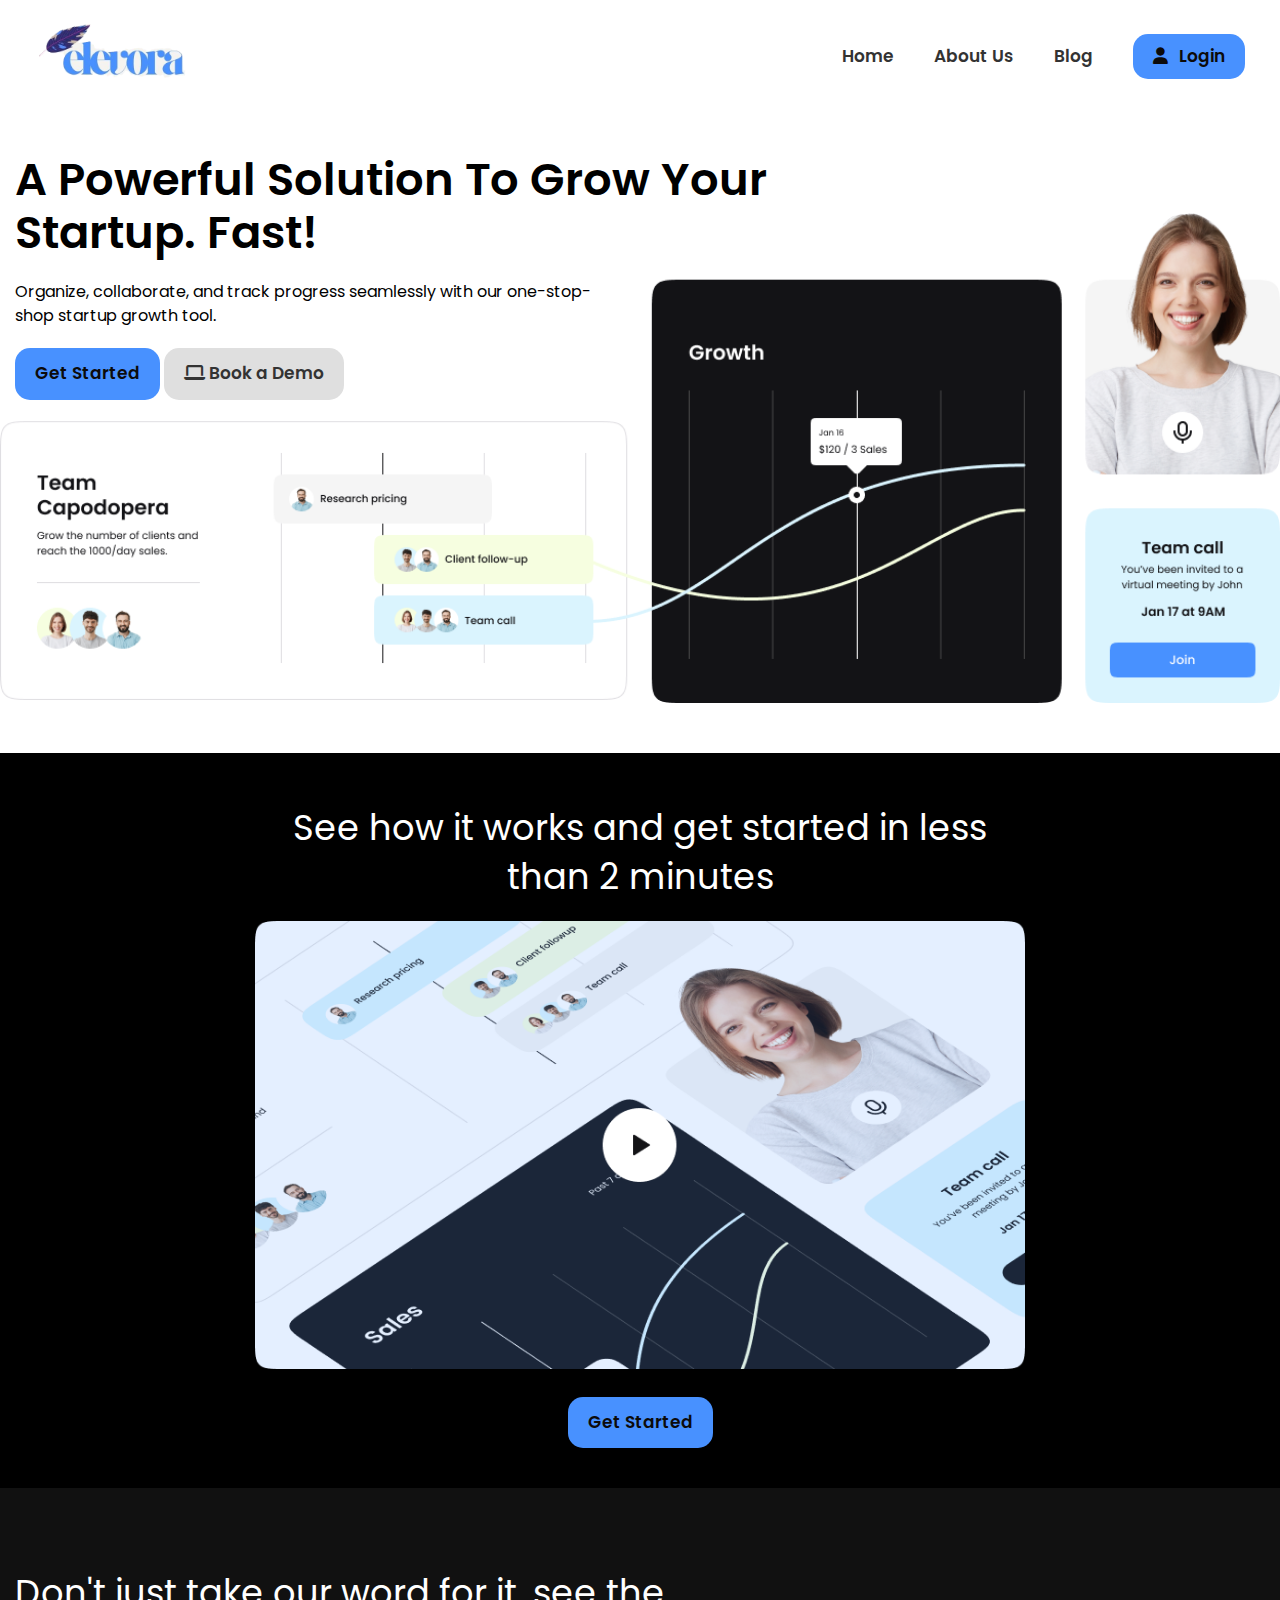
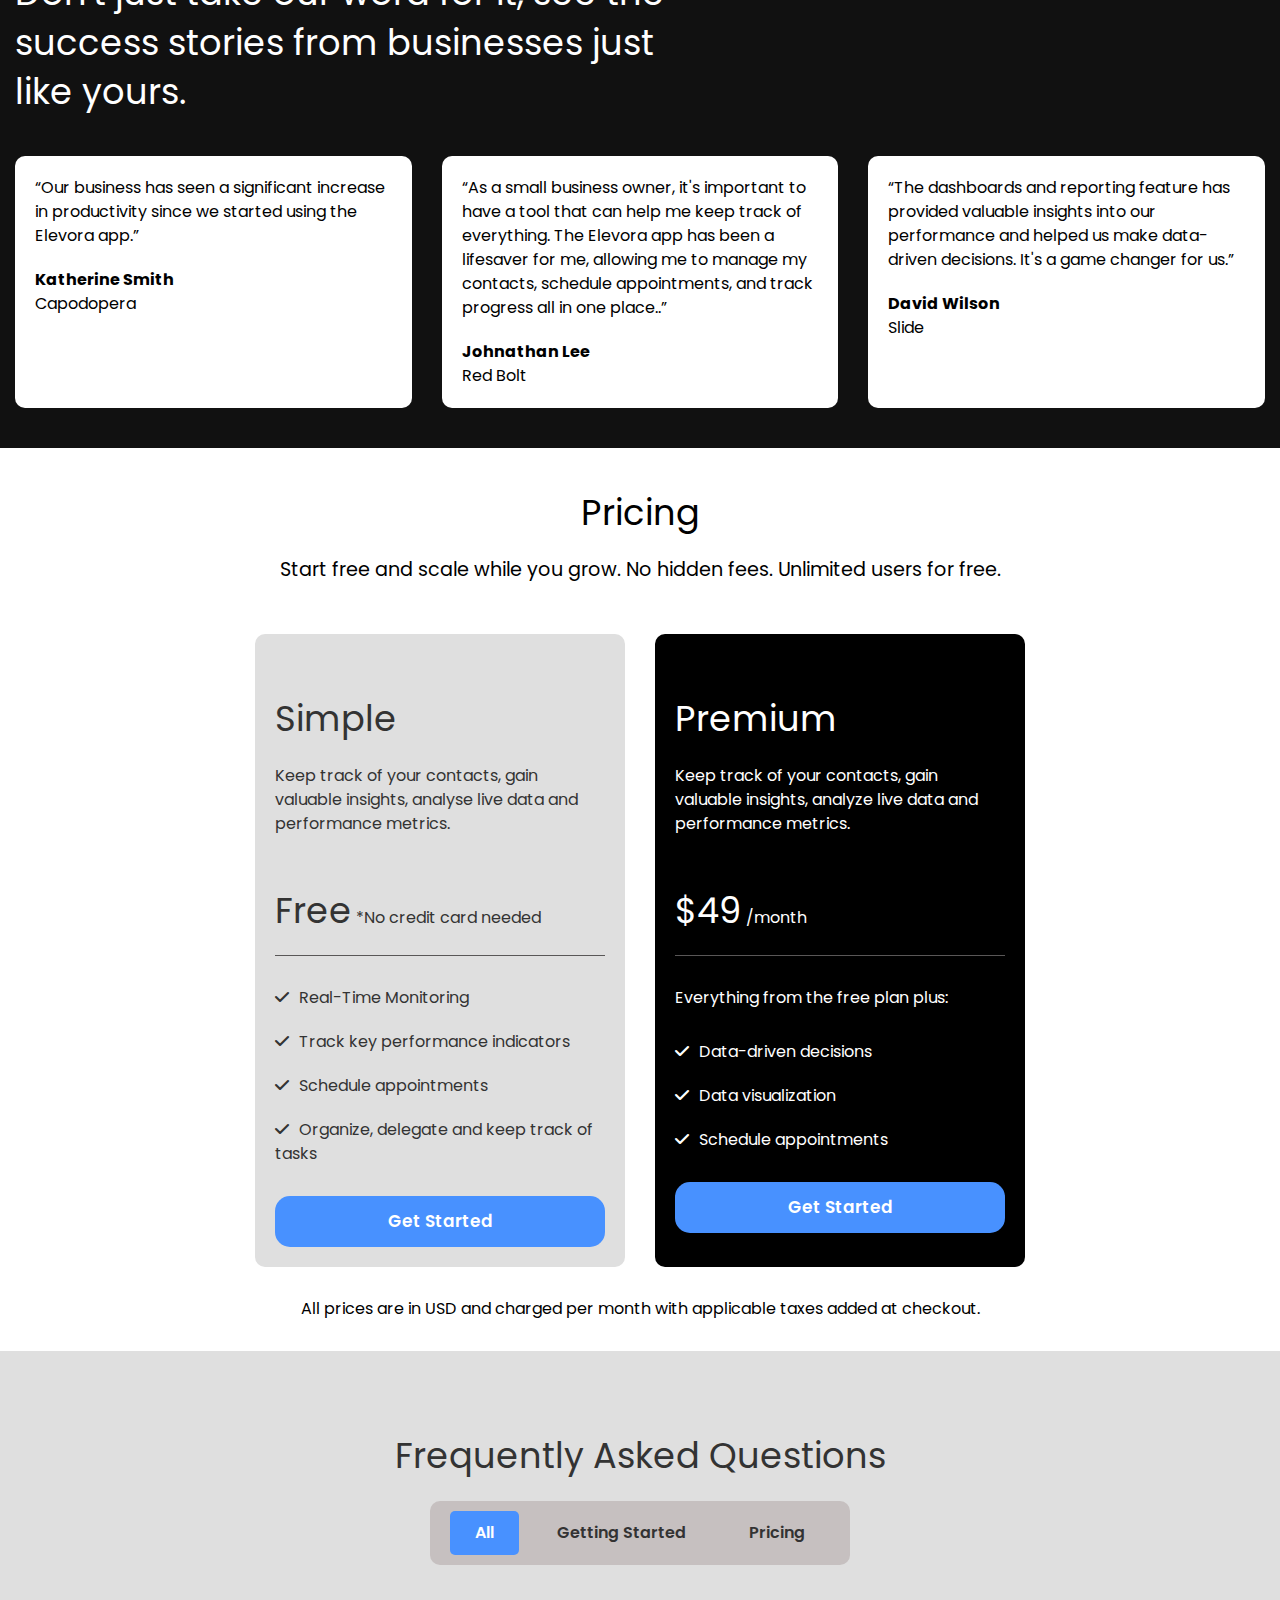
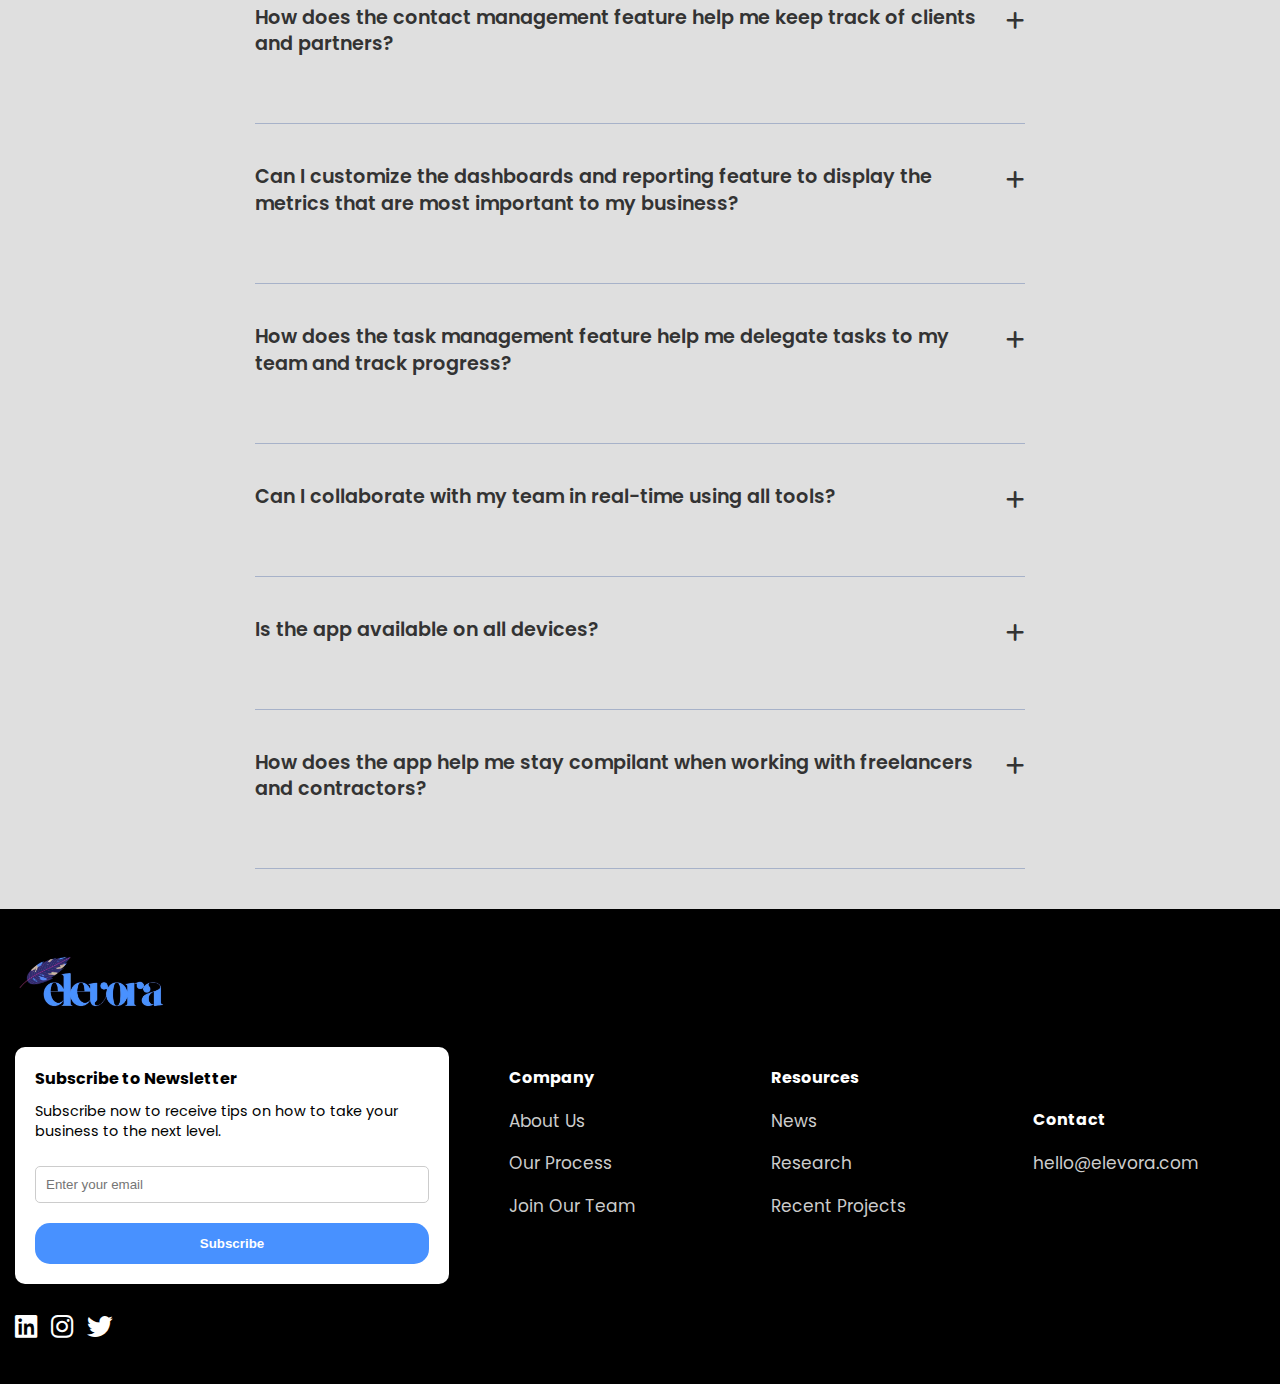
<file: SaaS Website/index.html>
<!DOCTYPE html>
<html lang="en">
<head>
    <meta charset="UTF-8">
    <meta name="viewport" content="width=device-width, initial-scale=1.0">
    <title>Elevora</title>
    <link rel="preconnect" href="https://fonts.googleapis.com">
    <link rel="preconnect" href="https://fonts.gstatic.com" crossorigin>
    <link href="https://fonts.googleapis.com/css2?family=Poppins:ital,wght@0,100;0,200;0,300;0,400;0,500;0,600;0,700;0,800;0,900;1,100;1,200;1,300;1,400;1,500;1,600;1,700;1,800;1,900&family=Unna:ital,wght@0,400;0,700;1,400;1,700&display=swap" rel="stylesheet">
    <link rel="stylesheet" href="https://cdnjs.cloudflare.com/ajax/libs/font-awesome/6.7.2/css/all.min.css" integrity="sha512-Evv84Mr4kqVGRNSgIGL/F/aIDqQb7xQ2vcrdIwxfjThSH8CSR7PBEakCr51Ck+w+/U6swU2Im1vVX0SVk9ABhg==" crossorigin="anonymous" referrerpolicy="no-referrer" />
    <link rel="stylesheet" href="style.css">
    <link rel="shortcut icon" href="images/e-blue.png" type="image/x-icon">
</head>
<body>
   <nav class="navbar">
        <div class="container">
            <div class="logo">
                <a href="index.html">
                    <img src="images/Elevora.png" alt="" height="65px">
                </a>
            </div>

            <div class="main-menu">
                <ul>
                    <li><a href="index.html">Home</a></li>
                    <li><a href="aboutUs.html">About Us</a></li>
                    <li><a href="blog.html">Blog</a></li>
                    <li><a href="login.html" class="btn btn-primary">
                    <i class="fas fa-user"></i>
                    Login</a></li>
                </ul>
            </div>
            <!-- Hamburger Button -->
             <button class="hamburger-button">
                <div class="hamburger-line"></div>
                <div class="hamburger-line"></div>
                <div class="hamburger-line"></div>
             </button>
             <div class="mobile-menu">
                <ul>
                    <li><a href="index.html">Home</a></li>
                    <li><a href="aboutUs.html">About Us</a></li>
                    <li><a href="blog.html">Blog</a></li>
                    <li><a href="login.html" class="btn btn-primary">
                    <i class="fas fa-user"></i>
                    Login</a></li>
                </ul>
             </div>
        </div>
   </nav>
   <!-------- Hero Section --------->
   <section class="hero">
        <div class="container">
            <div class="hero-content">
                <h1 class="hero-heading text-xxl">
                    A powerful solution to grow your startup. Fast!
                </h1>
                <p class="hero-text">
                Organize, collaborate, and track progress seamlessly with our
                one-stop-shop startup growth tool.
                </p>
                <div class="hero-buttons">
                    <a href="#" class="btn btn-primary">Get Started</a>
                    <a href="#" class="btn"><i class="fas fa-laptop"></i> Book a Demo</a>
                </div>
            </div>
        </div>
   </section>
    <!-------- Video Section --------->
    <section class="video bg-black">
        <div class="container-sm">
            <h2 class="video-heading text-xl text-center"> See how it works and get started in less than 2 minutes</h2>
            <div class="video-content">
                <a href=""><img src="images/video-preview.png" alt="video" class="video-preview"></a>
                <a href="#" class="btn btn-primary">Get Started</a>
            </div>
        </div>
    </section>
    <!-------- Testimonials --------->
    <section class="testimonials bg-dark">
        <div class="container">
            <h3 class="testimonials-heading text-xl">
                Don't just take our word for it, see the success stories from businesses just like yours.
            </h3>
            <div class="testimonials-grid">
                <div class="card">
                    <p>
                        “Our business has seen a significant increase in productivity
                        since we started using the Elevora app.”
                    </p>
                    <p>Katherine Smith</p>
                    <p>Capodopera</p>
                </div>
                <div class="card">
                    <p>
                      “As a small business owner, it's important to have a tool that can
                      help me keep track of everything. The Elevora app has been a
                      lifesaver for me, allowing me to manage my contacts, schedule
                      appointments, and track progress all in one place..”
                    </p>
        
                    <p>Johnathan Lee</p>
                    <p>Red Bolt</p>
                  </div>
        
                  <div class="card">
                    <p>
                      “The dashboards and reporting feature has provided valuable
                      insights into our performance and helped us make data-driven
                      decisions. It's a game changer for us.”
                    </p>
        
                    <p>David Wilson</p>
                    <p>Slide</p>
                  </div>
            </div>
        </div>
    </section>
    <!--------Pricing--------->
    <section class="pricing">
        <div class="container-sm">
            <h3 class="pricing-heading text-xl text-center">
                Pricing
            </h3>
            <p class="pricing-subheading text-md text-center">
                Start free and scale while you grow. No hidden fees. Unlimited users for free.
            </p>
            <div class="pricing-grid">
                <!-- Pricing Card 1 -->
                 <div class="card bg-light">
                    <div class="pricing-card-header">
                        <h4 class="pricing-heading text-xl">Simple</h4>
                        <p class="pricing-card-subheading">
                            Keep track of your contacts, gain valuable insights, analyse live data and performance metrics.
                        </p>
                        <p class="pricing-card-price">
                            <span class="text-xl">Free</span>
                            *No credit card needed
                        </p>
                    </div>
                    <div class="pricing-card-body">
                        <ul>
                            <li>
                                <i class="fas fa-check"></i>Real-Time 
                                Monitoring
                            </li>
                            <li>
                                <i class="fas fa-check"></i>Track key performance indicators
                            </li>
                            <li>
                                <i class="fas fa-check"></i>Schedule appointments
                            </li>
                            <li>
                                <i class="fas fa-check"></i>Organize, delegate and keep track
                                of tasks
                              </li>
                        </ul>
                        <a href="#" class="btn btn-primary btn-block">Get Started</a>
                    </div>
                 </div>
                 
                <!-- Pricing Card 2 -->
                <div class="card bg-black">
                    <div class="pricing-card-header">
                        <h4 class="pricing-card-heading text-xl">Premium</h4>
                        <p class="pricing-card-subheading">
                        Keep track of your contacts, gain valuable insights, analyze
                        live data and performance metrics.
                        </p>
                        <p class="pricing-card-price">
                        <span class="text-xl">$49</span> /month
                        </p>
                    </div>
                    <div class="pricing-card-body">
                        <p>Everything from the free plan plus:</p>
                        <ul>
                        <li>
                        <i class="fas fa-check"></i>Data-driven decisions
                        </li>
                        <li>
                        <i class="fas fa-check"></i>Data visualization
                        </li>
                        <li>
                        <i class="fas fa-check"></i>Schedule appointments
                        </li>
                        </ul>
                        <a href="#" class="btn btn-primary btn-block">Get Started</a>
                    </div>
                </div>
            </div>
            <p class="pricing-footer text-center">All prices are in USD and charged per month with applicable taxes added at checkout.</p>
        </div>
    </section>
    <!-- FAQ Section -->
     <section class="faq bg-light">
        <div class="container-sm">
            <h3 class="text-xl text-center">
                Frequently Asked Questions
            </h3>
            <ul class="faq-menu">
                <li class="active">All</li>
                <li>Getting Started</li>
                <li>Pricing</li>
            </ul>
            <div class="faq-content">
                <div class="faq-group">
                    <div class="faq-group-header">
                        <h4 class="text-md">
                            How does the contact management feature
                            help me keep track of clients and partners?
                        </h4>
                        <i class="fas fa-plus"></i>
                    </div>
                    <div class="faq-group-body">
                        <p>Keep track of your contacts, gain valuable
                         insights, analyse live data and performance metrics.
                        </p>
                    </div>
                </div>

                <div class="faq-group">
                    <div class="faq-group-header">
                        <h4 class="text-md">
                            Can I customize the dashboards and reporting feature to display the metrics
                            that are most important to my business?
                        </h4>
                        <i class="fas fa-plus"></i>
                    </div>
                    <div class="faq-group-body">
                        <p>Lorem ipsum dolor sit amet consectetur adipisicing elit. Beatae id doloribus minima sequi eius odio, repellat totam fuga molestiae placeat, quis sapiente cupiditate dignissimos nostrum facilis necessitatibus tempore quisquam obcaecati. Itaque obcaecati earum accusantium consequatur rem enim iusto et. Culpa.
                        </p>
                    </div>
                </div>

                <div class="faq-group">
                    <div class="faq-group-header">
                        <h4 class="text-md">
                            How does the task management feature
                            help me delegate tasks to my team and track progress?
                        </h4>
                        <i class="fas fa-plus"></i>
                    </div>
                    <div class="faq-group-body">
                        <p>Lorem ipsum dolor sit amet consectetur adipisicing elit. Laudantium maiores placeat assumenda enim nobis, rem animi quas quos dolorem ex dolore ab commodi provident unde atque labore inventore culpa libero.
                        </p>
                    </div>
                </div>

                <div class="faq-group">
                    <div class="faq-group-header">
                        <h4 class="text-md">
                           Can I collaborate with my team in real-time using all tools?
                        </h4>
                        <i class="fas fa-plus"></i>
                    </div>
                    <div class="faq-group-body">
                        <p>Lorem ipsum dolor sit amet consectetur adipisicing elit. Numquam soluta pariatur dolor laborum ducimus possimus architecto laboriosam, odit, accusantium corporis, sunt nam repellendus? Ab excepturi unde dolore aliquam dolores perspiciatis minus laboriosam corrupti quia iste.
                        </p>
                    </div>
                </div>

                <div class="faq-group">
                    <div class="faq-group-header">
                        <h4 class="text-md">
                            Is the app available on all devices?
                        </h4>
                        <i class="fas fa-plus"></i>
                    </div>
                    <div class="faq-group-body">
                        <p>Lorem ipsum, dolor sit amet consectetur adipisicing elit. Eligendi ipsa alias culpa, error placeat quaerat fugiat. Molestias accusamus nesciunt qui quos magnam deleniti dolore autem.
                        </p>
                    </div>
                </div>

                <div class="faq-group">
                    <div class="faq-group-header">
                        <h4 class="text-md">
                            How does the app help me stay compilant when working with freelancers and contractors?
                        </h4>
                        <i class="fas fa-plus"></i>
                    </div>
                    <div class="faq-group-body">
                        <p>Lorem ipsum dolor sit amet consectetur adipisicing elit. Hic qui nam, odio sit vitae sint. Necessitatibus ipsam quae distinctio laborum in impedit libero, ipsa, dolor quidem suscipit a nisi. Hic perferendis consequatur adipisci reiciendis exercitationem!
                        </p>
                    </div>
                </div>
            </div>
        </div>
     </section>

    <!-- Footer Section -->
    <footer class="footer bg-black">
        <div class="container">
            <div class="footer-grid">
                <div>
                    <a href="index.html">
                        <img src="images/Elevorablack.jpg" alt="" height="70px">
                    </a>
                    <div class="card">
                        <h4>Subscribe to Newsletter</h4>
                        <p class="text-sm">
                            Subscribe now to receive tips on how to take your
                            business to the next level.
                        </p>
                        <form action="">
                            <input type="email" name="" id="email" placeholder="Enter your email">
                            <button type="submit" class="btn btn-primary btn-block">Subscribe</button>
                        </form>
                    </div>
                    <a href="https://in.linkedin.com"><i class="fab fa-linkedin"></i></a>
                    <a href="https://www.instagram.com"><i class="fab fa-instagram"></i></a>
                    <a href="https://x.com"> <i class="fab fa-twitter"></i></a>
                </div>
                <div>
                    <h4>Company</h4>
                    <ul>
                        <li><a href="#">About Us</a></li>
                        <li><a href="#">Our Process</a></li>
                        <li><a href="#">Join Our Team</a></li>
                    </ul>
                </div>
                <div>
                    <h4>Resources</h4>
                    <ul>
                        <li><a href="#">News</a></li>
                        <li><a href="#">Research</a></li>
                        <li><a href="#">Recent Projects</a></li>
                    </ul>
                </div>
                <div>
                    <h4>Contact</h4>
                    <ul>
                        <li><a href="#">hello@elevora.com</a></li>
                    </ul>
                </div>
            </div>
        </div>
    </footer>
   <script src="script.js"></script> 
</body>
</html>
</file>
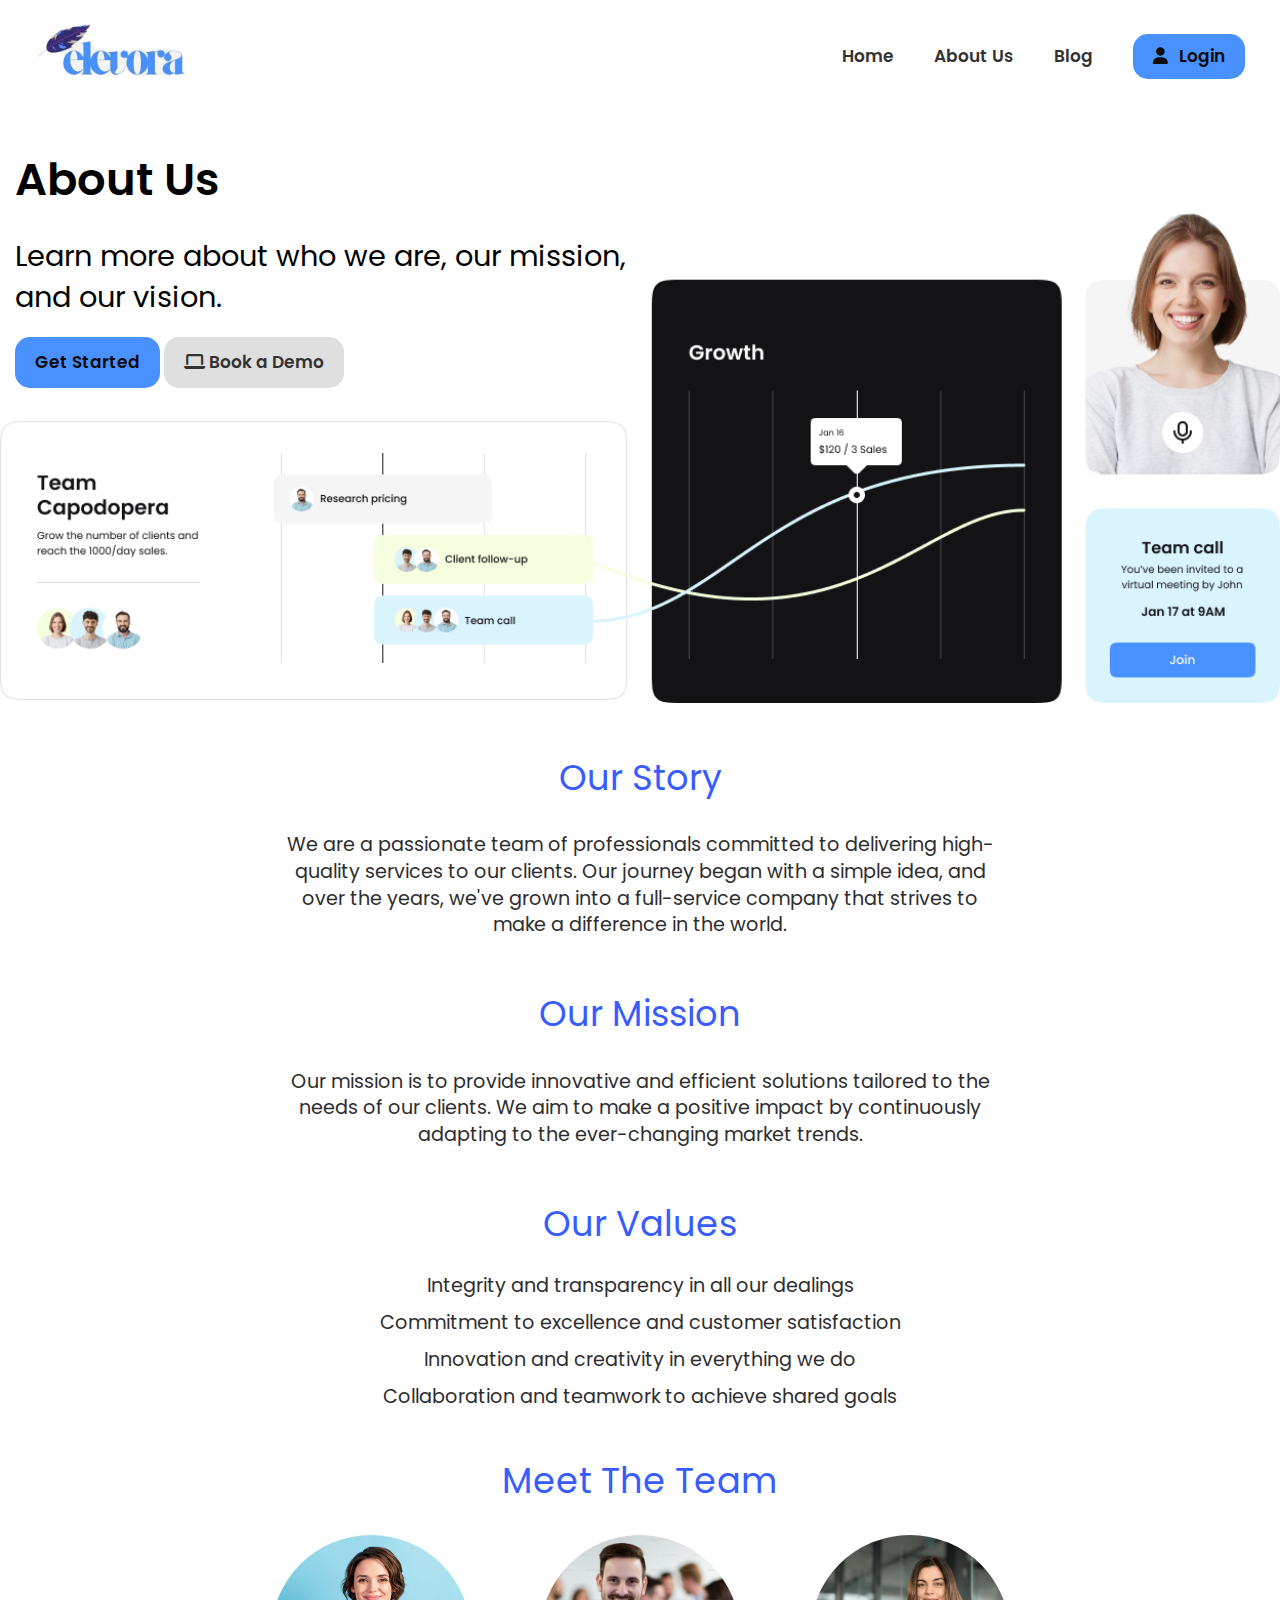
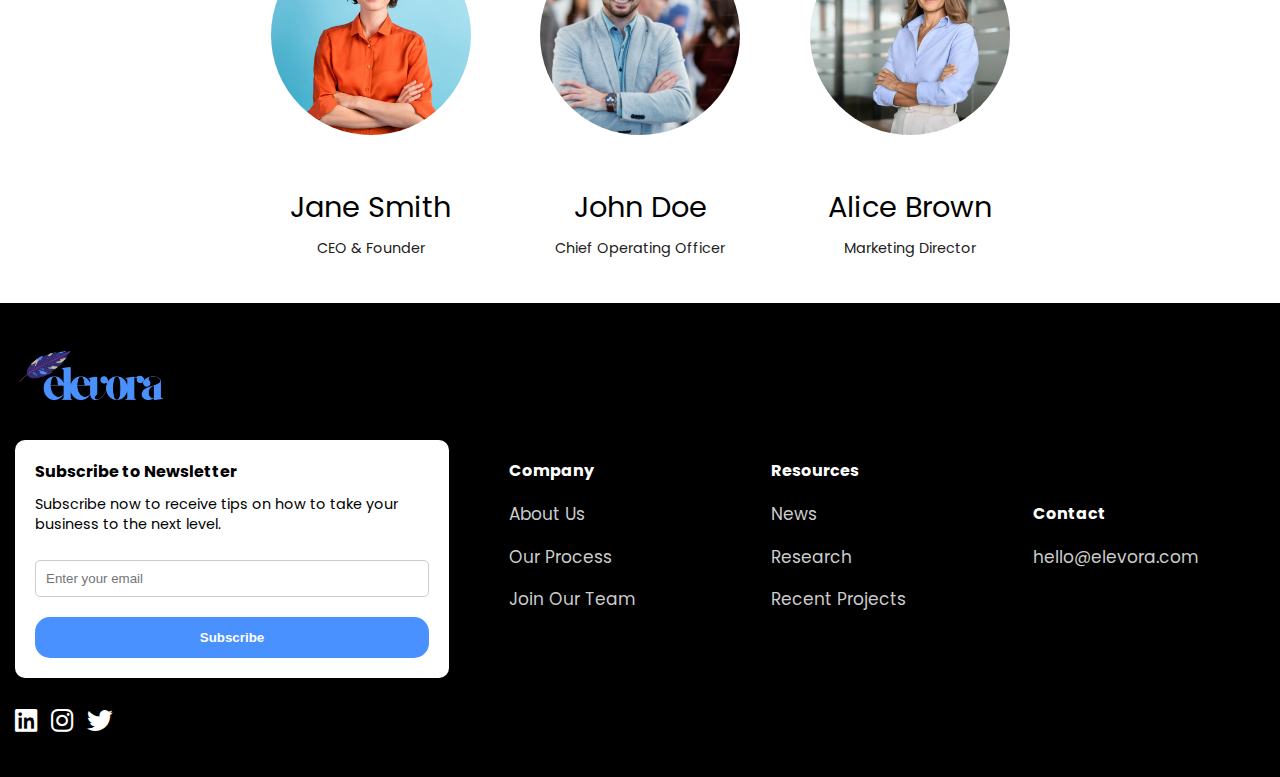
<file: SaaS Website/aboutUs.html>
<!DOCTYPE html>
<html lang="en">
<head>
    <meta charset="UTF-8">
    <meta name="viewport" content="width=device-width, initial-scale=1.0">
    <title>About Us</title>
    <link rel="preconnect" href="https://fonts.googleapis.com">
    <link rel="preconnect" href="https://fonts.gstatic.com" crossorigin>
    <link href="https://fonts.googleapis.com/css2?family=Poppins:ital,wght@0,100;0,200;0,300;0,400;0,500;0,600;0,700;0,800;0,900;1,100;1,200;1,300;1,400;1,500;1,600;1,700;1,800;1,900&family=Unna:ital,wght@0,400;0,700;1,400;1,700&display=swap" rel="stylesheet">
    <link rel="stylesheet" href="https://cdnjs.cloudflare.com/ajax/libs/font-awesome/6.7.2/css/all.min.css" integrity="sha512-Evv84Mr4kqVGRNSgIGL/F/aIDqQb7xQ2vcrdIwxfjThSH8CSR7PBEakCr51Ck+w+/U6swU2Im1vVX0SVk9ABhg==" crossorigin="anonymous" referrerpolicy="no-referrer" />
    <link rel="stylesheet" href="style.css">
    <link rel="shortcut icon" href="images/e-blue.png" type="image/x-icon">
</head>
<body>
    <nav class="navbar">
        <div class="container">
            <div class="logo">
                <a href="index.html">
                    <img src="images/Elevora.png" alt="" height="65px">
                </a>
            </div>

            <div class="main-menu">
                <ul>
                    <li><a href="index.html">Home</a></li>
                    <li><a href="aboutUs.html">About Us</a></li>
                    <li><a href="blog.html">Blog</a></li>
                    <li><a href="login.html" class="btn btn-primary">
                    <i class="fas fa-user"></i>
                    Login</a></li>
                </ul>
            </div>
            <!-- Hamburger Button -->
             <button class="hamburger-button">
                <div class="hamburger-line"></div>
                <div class="hamburger-line"></div>
                <div class="hamburger-line"></div>
             </button>
             <div class="mobile-menu">
                <ul>
                    <li><a href="index.html">Home</a></li>
                    <li><a href="aboutUs.html">About Us</a></li>
                    <li><a href="blog.html">Blog</a></li>
                    <li><a href="login.html" class="btn btn-primary">
                    <i class="fas fa-user"></i>
                    Login</a></li>
                </ul>
             </div>
        </div>
   </nav>

    <!-- About Us Hero Section -->
    <section class="hero">
        <div class="container">
            <div class="hero-content">
                <div class="hero-text">
                    <h1 class="text-xxl">About Us</h1>
                    <p class="text-lg">Learn more about who we are, our mission, and our vision.</p>
                </div>
                <div class="hero-buttons">
                    <a href="#" class="btn btn-primary">Get Started</a>
                    <a href="#" class="btn"><i class="fas fa-laptop"></i> Book a Demo</a>
                </div>
            </div>
        </div>
    </section>

    <!-- About Us Section -->
    <section class="about-us">
        <div class="container-sm">
            <h2 class="text-xl text-center">Our Story</h2>
            <p class="text-md text-center">We are a passionate team of professionals committed to delivering high-quality services to our clients. Our journey began with a simple idea, and over the years, we've grown into a full-service company that strives to make a difference in the world.</p>
        </div>

        <div class="container-sm">
            <h2 class="text-xl text-center">Our Mission</h2>
            <p class="text-md text-center">Our mission is to provide innovative and efficient solutions tailored to the needs of our clients. We aim to make a positive impact by continuously adapting to the ever-changing market trends.</p>
        </div>

        <div class="container-sm">
            <h2 class="text-xl text-center">Our Values</h2>
            <ul class="text-md text-center">
                <li>Integrity and transparency in all our dealings</li>
                <li>Commitment to excellence and customer satisfaction</li>
                <li>Innovation and creativity in everything we do</li>
                <li>Collaboration and teamwork to achieve shared goals</li>
            </ul>
        </div>

        <div class="container-sm">
            <h2 class="text-xl text-center">Meet The Team</h2>
            <div class="team">
                <div class="team-member">
                    <img src="images/team1.jpg" alt="Team Member 1">
                    <h3 class="text-lg">Jane Smith </h3>
                    <p class="text-sm">CEO & Founder</p>
                </div>
                <div class="team-member">
                    <img src="images/team2.jpeg" alt="Team Member 2">
                    <h3 class="text-lg">John Doe</h3>
                    <p class="text-sm">Chief Operating Officer</p>
                </div>
                <div class="team-member">
                    <img src="images/team3.webp" alt="Team Member 3">
                    <h3 class="text-lg">Alice Brown</h3>
                    <p class="text-sm">Marketing Director</p>
                </div>
            </div>
        </div>
    </section>

     <!-- Footer Section -->
     <footer class="footer bg-black">
        <div class="container">
            <div class="footer-grid">
                <div>
                    <a href="index.html">
                        <img src="images/Elevorablack.jpg" alt="" height="70px">
                    </a>
                    <div class="card">
                        <h4>Subscribe to Newsletter</h4>
                        <p class="text-sm">
                            Subscribe now to receive tips on how to take your
                            business to the next level.
                        </p>
                        <form action="">
                            <input type="email" name="" id="email" placeholder="Enter your email">
                            <button type="submit" class="btn btn-primary btn-block">Subscribe</button>
                        </form>
                    </div>
                    <a href="https://in.linkedin.com"><i class="fab fa-linkedin"></i></a>
                    <a href="https://www.instagram.com"><i class="fab fa-instagram"></i></a>
                    <a href="https://x.com"> <i class="fab fa-twitter"></i></a>
                </div>
                <div>
                    <h4>Company</h4>
                    <ul>
                        <li><a href="#">About Us</a></li>
                        <li><a href="#">Our Process</a></li>
                        <li><a href="#">Join Our Team</a></li>
                    </ul>
                </div>
                <div>
                    <h4>Resources</h4>
                    <ul>
                        <li><a href="#">News</a></li>
                        <li><a href="#">Research</a></li>
                        <li><a href="#">Recent Projects</a></li>
                    </ul>
                </div>
                <div>
                    <h4>Contact</h4>
                    <ul>
                        <li><a href="#">hello@elevora.com</a></li>
                    </ul>
                </div>
            </div>
        </div>
    </footer>
    <script src="script.js"></script>
</body>
</html>
</file>
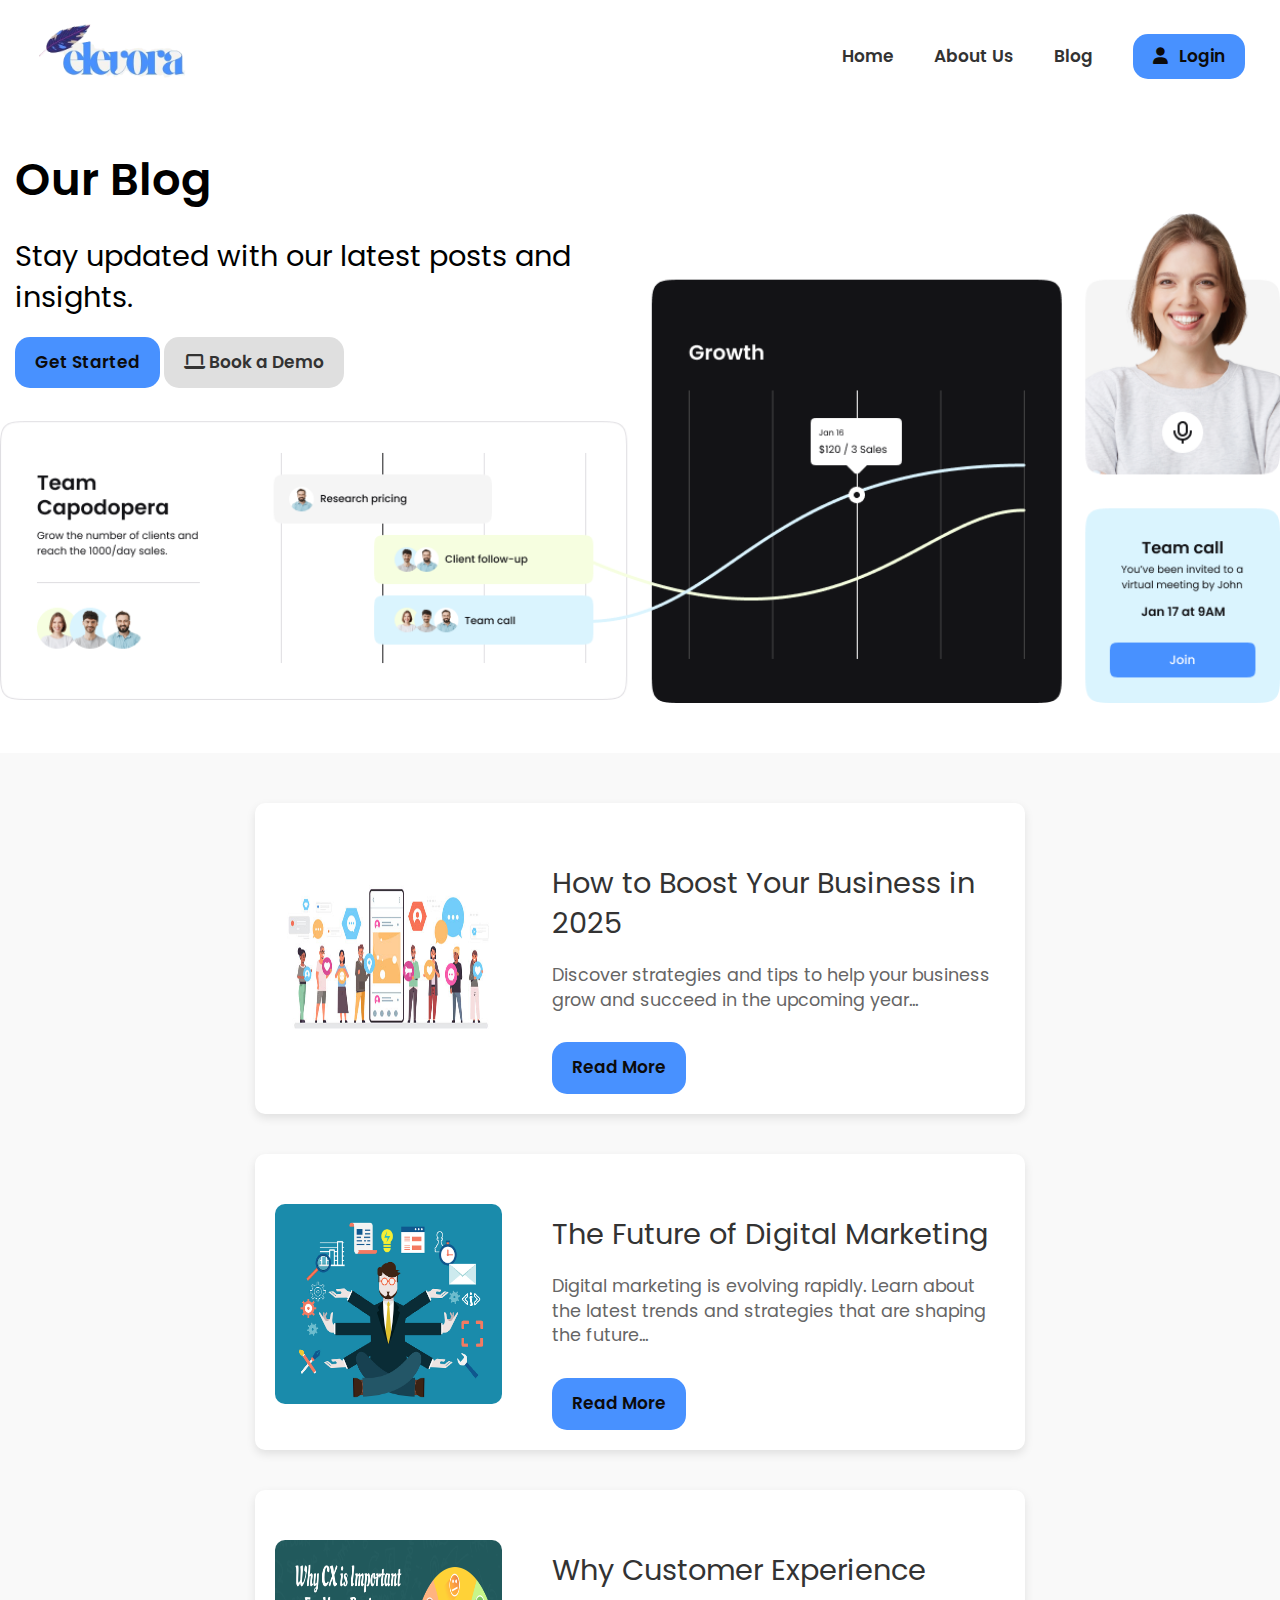
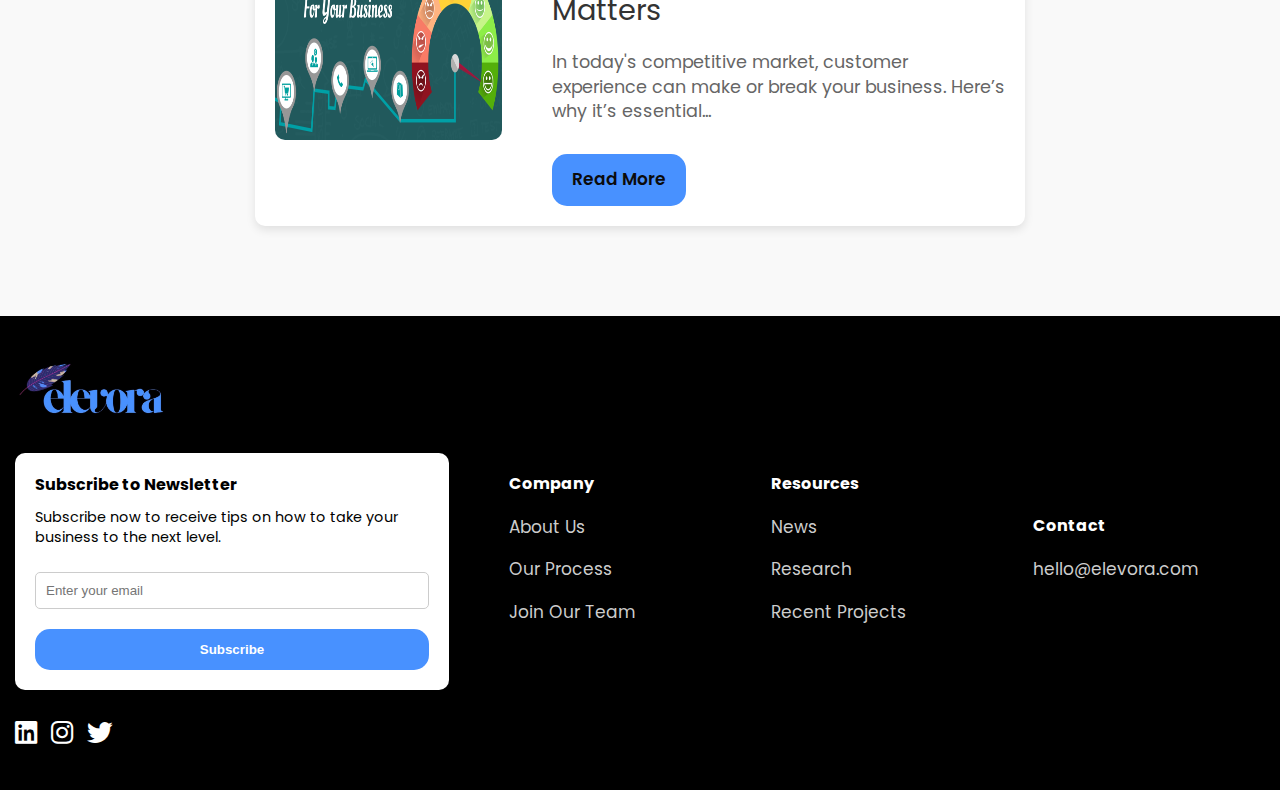
<file: SaaS Website/blog.html>
<!DOCTYPE html>
<html lang="en">
<head>
    <meta charset="UTF-8">
    <meta name="viewport" content="width=device-width, initial-scale=1.0">
    <title>Blog</title>
    <link rel="preconnect" href="https://fonts.googleapis.com">
    <link rel="preconnect" href="https://fonts.gstatic.com" crossorigin>
    <link href="https://fonts.googleapis.com/css2?family=Poppins:ital,wght@0,100;0,200;0,300;0,400;0,500;0,600;0,700;0,800;0,900;1,100;1,200;1,300;1,400;1,500;1,600;1,700;1,800;1,900&family=Unna:ital,wght@0,400;0,700;1,400;1,700&display=swap" rel="stylesheet">
    <link rel="stylesheet" href="https://cdnjs.cloudflare.com/ajax/libs/font-awesome/6.7.2/css/all.min.css" integrity="sha512-Evv84Mr4kqVGRNSgIGL/F/aIDqQb7xQ2vcrdIwxfjThSH8CSR7PBEakCr51Ck+w+/U6swU2Im1vVX0SVk9ABhg==" crossorigin="anonymous" referrerpolicy="no-referrer" />
    <link rel="stylesheet" href="style.css">
    <link rel="shortcut icon" href="images/e-blue.png" type="image/x-icon">
</head>
<body>
    <nav class="navbar">
        <div class="container">
            <div class="logo">
                <a href="index.html">
                    <img src="images/Elevora.png" alt="" height="65px">
                </a>
            </div>

            <div class="main-menu">
                <ul>
                    <li><a href="index.html">Home</a></li>
                    <li><a href="aboutUs.html">About Us</a></li>
                    <li><a href="blog.html">Blog</a></li>
                    <li><a href="login.html" class="btn btn-primary">
                    <i class="fas fa-user"></i>
                    Login</a></li>
                </ul>
            </div>
            <!-- Hamburger Button -->
             <button class="hamburger-button">
                <div class="hamburger-line"></div>
                <div class="hamburger-line"></div>
                <div class="hamburger-line"></div>
             </button>
             <div class="mobile-menu">
                <ul>
                    <li><a href="index.html">Home</a></li>
                    <li><a href="aboutUs.html">About Us</a></li>
                    <li><a href="blog.html">Blog</a></li>
                    <li><a href="login.html" class="btn btn-primary">
                    <i class="fas fa-user"></i>
                    Login</a></li>
                </ul>
             </div>
        </div>
   </nav>
  

    <!-- Blog Hero Section -->
    <section class="hero">
        <div class="container">
            <div class="hero-content">
                <div class="hero-text">
                    <h1 class="text-xxl">Our Blog</h1>
                    <p class="text-lg">Stay updated with our latest posts and insights.</p>
                </div>
                <div class="hero-buttons">
                    <a href="#" class="btn btn-primary">Get Started</a>
                    <a href="#" class="btn"><i class="fas fa-laptop"></i> Book a Demo</a>
                </div>
            </div>
        </div>
    </section>

    <!-- Blog Posts Section -->
    <section class="blog-posts">
        <div class="container-sm">
            <div class="blog-post">
                <div class="blog-post-thumbnail">
                    <img src="images/blog-img1.jpg" alt="Blog Post 1">
                </div>
                <div class="blog-post-content">
                    <h2 class="text-xl">How to Boost Your Business in 2025</h2>
                    <p class="text-md">Discover strategies and tips to help your business grow and succeed in the upcoming year...</p>
                    <a href="https://startupsmagazine.co.uk/article-6-ways-boost-your-small-business-social-media-visibility" target="_blank" class="btn btn-primary">Read More</a>
                </div>
            </div>

            <div class="blog-post">
                <div class="blog-post-thumbnail">
                    <img src="images/blog-img2.jpg" alt="Blog Post 2">
                </div>
                <div class="blog-post-content">
                    <h2 class="text-xl">The Future of Digital Marketing</h2>
                    <p class="text-md">Digital marketing is evolving rapidly. Learn about the latest trends and strategies that are shaping the future...</p>
                    <a href="https://www.onlinemarketinginstitute.org/blog/2017/06/edited-the-future-of-facebook-for-digital-marketers-more-intimate-connectivity" target="_blank" class="btn btn-primary">Read More</a>
                </div>
            </div>

            <div class="blog-post">
                <div class="blog-post-thumbnail">
                    <img src="images/blog-img3.jpg" alt="Blog Post 3">
                </div>
                <div class="blog-post-content">
                    <h2 class="text-xl">Why Customer Experience Matters</h2>
                    <p class="text-md">In today's competitive market, customer experience can make or break your business. Here’s why it’s essential...</p>
                    <a href="https://uxbert.com/why-customer-experience-matters" target="_blank" class="btn btn-primary">Read More</a>
                </div>
            </div>
        </div>
    </section>

   <!-- Footer Section -->
   <footer class="footer bg-black">
    <div class="container">
        <div class="footer-grid">
            <div>
                <a href="index.html">
                    <img src="images/Elevorablack.jpg" alt="" height="70px">
                </a>
                <div class="card">
                    <h4>Subscribe to Newsletter</h4>
                    <p class="text-sm">
                        Subscribe now to receive tips on how to take your
                        business to the next level.
                    </p>
                    <form action="">
                        <input type="email" name="" id="email" placeholder="Enter your email">
                        <button type="submit" class="btn btn-primary btn-block">Subscribe</button>
                    </form>
                </div>
                <a href="https://in.linkedin.com"><i class="fab fa-linkedin"></i></a>
                <a href="https://www.instagram.com"><i class="fab fa-instagram"></i></a>
                <a href="https://x.com"> <i class="fab fa-twitter"></i></a>
            </div>
            <div>
                <h4>Company</h4>
                <ul>
                    <li><a href="#">About Us</a></li>
                    <li><a href="#">Our Process</a></li>
                    <li><a href="#">Join Our Team</a></li>
                </ul>
            </div>
            <div>
                <h4>Resources</h4>
                <ul>
                    <li><a href="#">News</a></li>
                    <li><a href="#">Research</a></li>
                    <li><a href="#">Recent Projects</a></li>
                </ul>
            </div>
            <div>
                <h4>Contact</h4>
                <ul>
                    <li><a href="#">hello@elevora.com</a></li>
                </ul>
            </div>
        </div>
    </div>
    </footer>
    <script src="script.js"></script>

</body>
</html>
</file>
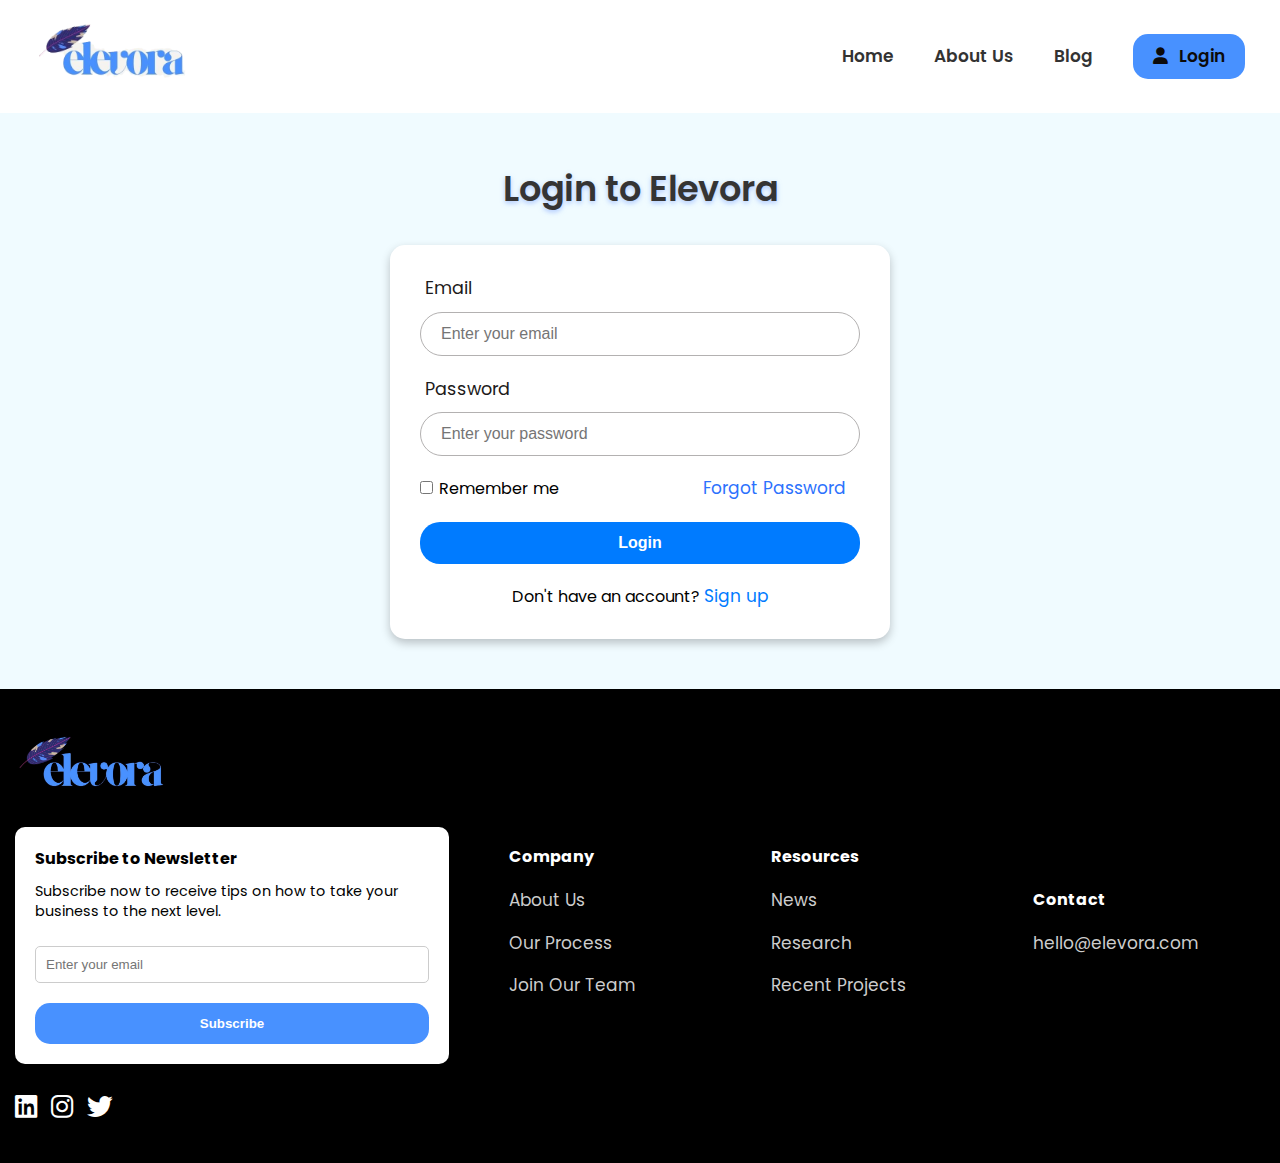
<file: SaaS Website/login.html>
<!DOCTYPE html>
<html lang="en">
<head>
    <meta charset="UTF-8">
    <meta name="viewport" content="width=device-width, initial-scale=1.0">
    <title>Login - Elevora</title>
    <link rel="preconnect" href="https://fonts.googleapis.com">
    <link rel="preconnect" href="https://fonts.gstatic.com" crossorigin>
    <link href="https://fonts.googleapis.com/css2?family=Poppins:ital,wght@0,100;0,200;0,300;0,400;0,500;0,600;0,700;0,800;0,900;1,100;1,200;1,300;1,400;1,500;1,600;1,700;1,800;1,900&family=Unna:ital,wght@0,400;0,700;1,400;1,700&display=swap" rel="stylesheet">
    <link rel="stylesheet" href="https://cdnjs.cloudflare.com/ajax/libs/font-awesome/6.7.2/css/all.min.css" integrity="sha512-Evv84Mr4kqVGRNSgIGL/F/aIDqQb7xQ2vcrdIwxfjThSH8CSR7PBEakCr51Ck+w+/U6swU2Im1vVX0SVk9ABhg==" crossorigin="anonymous" referrerpolicy="no-referrer" />
    <link rel="stylesheet" href="style.css">
    <link rel="shortcut icon" href="images/e-blue.png" type="image/x-icon">
</head>
<body>
    <nav class="navbar">
        <div class="container">
            <div class="logo">
                <a href="index.html">
                    <img src="images/Elevora.png" alt="" height="65px">
                </a>
            </div>

            <div class="main-menu">
                <ul>
                    <li><a href="index.html">Home</a></li>
                    <li><a href="aboutUs.html">About Us</a></li>
                    <li><a href="blog.html">Blog</a></li>
                    <li><a href="login.html" class="btn btn-primary">
                    <i class="fas fa-user"></i>
                    Login</a></li>
                </ul>
            </div>
            <!-- Hamburger Button -->
             <button class="hamburger-button">
                <div class="hamburger-line"></div>
                <div class="hamburger-line"></div>
                <div class="hamburger-line"></div>
             </button>
             <div class="mobile-menu">
                <ul>
                    <li><a href="index.html">Home</a></li>
                    <li><a href="aboutUs.html">About Us</a></li>
                    <li><a href="blog.html">Blog</a></li>
                    <li><a href="login.html" class="btn btn-primary">
                    <i class="fas fa-user"></i>
                    Login</a></li>
                </ul>
             </div>
        </div>
   </nav>
   <!------ logic section ------->
    <section class="login-section">
        <div class="container-sm">
            <h2 class="login-heading text-center">Login to Elevora</h2>
            <div class="login-form">
                <form id="loginForm" action="" method="POST">
                    <div class="form-group">
                        <label for="email">Email</label>
                        <input type="email" id="email" name="email" placeholder="Enter your email" required>
                    </div>
                    <div class="form-group">
                        <label for="password">Password</label>
                        <input type="password" id="password" name="password" placeholder="Enter your password" required>
                    </div>
                    <input type="checkbox" name="" id="remember-me"><span>Remember me</span>
                    <a href=""><span class="frgt-pass">Forgot Password</span></a>
                    <button type="submit" class="login-btn btn-primary btn-block">Login</button>
                </form>
                <div class="login-footer text-center">
                    <p>Don't have an account? <a href="signUp.html" class="text-primary">Sign up</a></p>
                </div>
            </div>
        </div>
    </section>
    <!-- Footer Section -->
    <footer class="footer bg-black">
        <div class="container">
            <div class="footer-grid">
                <div>
                    <a href="index.html">
                        <img src="images/Elevorablack.jpg" alt="" height="70px">
                    </a>
                    <div class="card">
                        <h4>Subscribe to Newsletter</h4>
                        <p class="text-sm">
                            Subscribe now to receive tips on how to take your
                            business to the next level.
                        </p>
                        <form action="">
                            <input type="email" name="" id="email" placeholder="Enter your email">
                            <button type="submit" class="btn btn-primary btn-block">Subscribe</button>
                        </form>
                    </div>
                    <a href="https://in.linkedin.com"><i class="fab fa-linkedin"></i></a>
                    <a href="https://www.instagram.com"><i class="fab fa-instagram"></i></a>
                    <a href="https://x.com"> <i class="fab fa-twitter"></i></a>
                </div>
                <div>
                    <h4>Company</h4>
                    <ul>
                        <li><a href="#">About Us</a></li>
                        <li><a href="#">Our Process</a></li>
                        <li><a href="#">Join Our Team</a></li>
                    </ul>
                </div>
                <div>
                    <h4>Resources</h4>
                    <ul>
                        <li><a href="#">News</a></li>
                        <li><a href="#">Research</a></li>
                        <li><a href="#">Recent Projects</a></li>
                    </ul>
                </div>
                <div>
                    <h4>Contact</h4>
                    <ul>
                        <li><a href="#">hello@elevora.com</a></li>
                    </ul>
                </div>
            </div>
        </div>
    </footer>
   <script src="script.js"></script> 
</body>
</html>
</file>
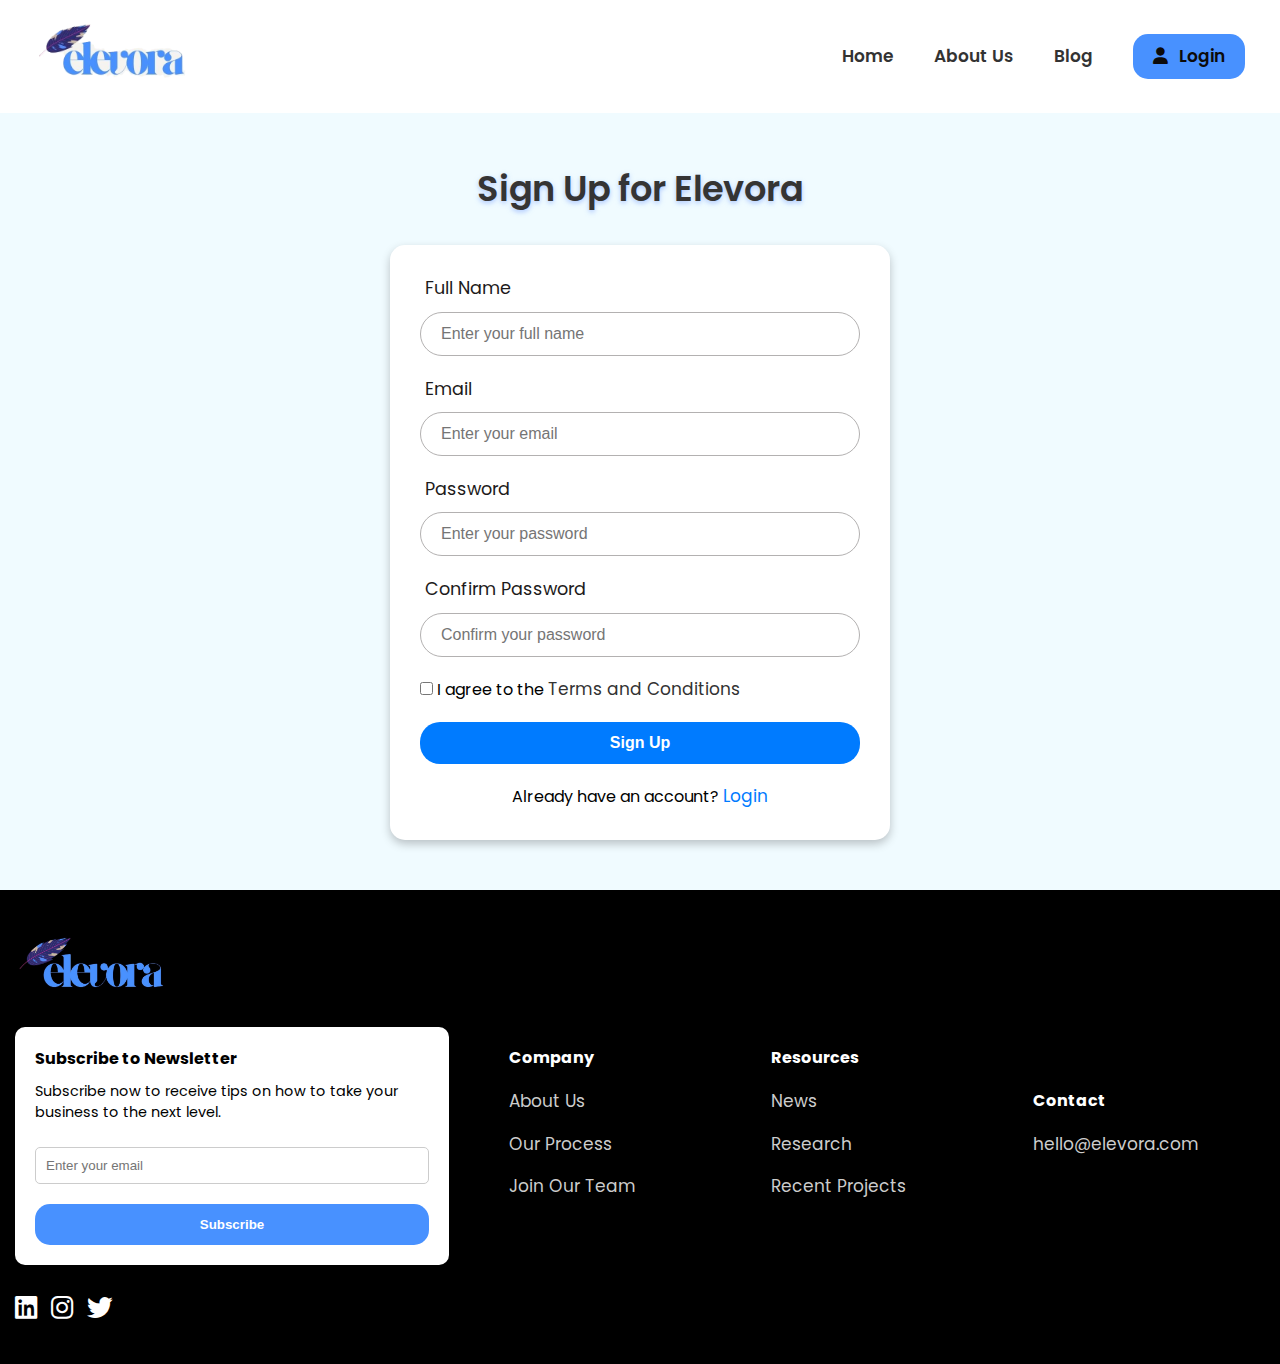
<file: SaaS Website/signUp.html>
<!DOCTYPE html>
<html lang="en">
<head>
    <meta charset="UTF-8">
    <meta name="viewport" content="width=device-width, initial-scale=1.0">
    <title>Sign Up - Elevora</title>
    <link rel="preconnect" href="https://fonts.googleapis.com">
    <link rel="preconnect" href="https://fonts.gstatic.com" crossorigin>
    <link href="https://fonts.googleapis.com/css2?family=Poppins:ital,wght@0,100;0,200;0,300;0,400;0,500;0,600;0,700;0,800;0,900;1,100;1,200;1,300;1,400;1,500;1,600;1,700;1,800;1,900&family=Unna:ital,wght@0,400;0,700;1,400;1,700&display=swap" rel="stylesheet">
    <link rel="stylesheet" href="https://cdnjs.cloudflare.com/ajax/libs/font-awesome/6.7.2/css/all.min.css" integrity="sha512-Evv84Mr4kqVGRNSgIGL/F/aIDqQb7xQ2vcrdIwxfjThSH8CSR7PBEakCr51Ck+w+/U6swU2Im1vVX0SVk9ABhg==" crossorigin="anonymous" referrerpolicy="no-referrer" />
    <link rel="stylesheet" href="style.css">
    <link rel="shortcut icon" href="images/e-blue.png" type="image/x-icon">
</head>
<body>
    <nav class="navbar">
        <div class="container">
            <div class="logo">
                <a href="index.html">
                    <img src="images/Elevora.png" alt="" height="65px">
                </a>
            </div>

            <div class="main-menu">
                <ul>
                    <li><a href="index.html">Home</a></li>
                    <li><a href="aboutUs.html">About Us</a></li>
                    <li><a href="blog.html">Blog</a></li>
                    <li><a href="login.html" class="btn btn-primary">
                    <i class="fas fa-user"></i>
                    Login</a></li>
                </ul>
            </div>
            <!-- Hamburger Button -->
            <button class="hamburger-button">
                <div class="hamburger-line"></div>
                <div class="hamburger-line"></div>
                <div class="hamburger-line"></div>
            </button>
            <div class="mobile-menu">
                <ul>
                    <li><a href="index.html">Home</a></li>
                    <li><a href="aboutUs.html">About Us</a></li>
                    <li><a href="blog.html">Blog</a></li>
                    <li><a href="login.html" class="btn btn-primary">
                    <i class="fas fa-user"></i>
                    Login</a></li>
                </ul>
            </div>
        </div>
    </nav>

    <!-- Sign Up Form Section -->
    <section class="login-section">
        <div class="container-sm">
            <h2 class="login-heading text-center">Sign Up for Elevora</h2>
            <div class="login-form">
                <form id="signupForm" action="" method="POST">
                    <!-- Name Field -->
                    <div class="form-group">
                        <label for="name">Full Name</label>
                        <input type="text" id="name" name="name" placeholder="Enter your full name" required>
                    </div>

                    <!-- Email Field -->
                    <div class="form-group">
                        <label for="email">Email</label>
                        <input type="email" id="email" name="email" placeholder="Enter your email" required>
                        <span class="error-message" id="emailError"></span>
                    </div>

                    <!-- Password Field -->
                    <div class="form-group">
                        <label for="password">Password</label>
                        <input type="password" id="password" name="password" placeholder="Enter your password" required>
                    </div>

                    <!-- Confirm Password Field -->
                    <div class="form-group">
                        <label for="confirm-password">Confirm Password</label>
                        <input type="password" id="confirm-password" name="confirm-password" placeholder="Confirm your password" required>
                    </div>

                    <!-- Terms & Conditions -->
                    <div>
                        <input type="checkbox" id="terms" name="terms" required>
                        <label for="terms">I agree to the <a href="#">Terms and Conditions</a></label>
                    </div>

                    <!-- Sign Up Button -->
                    <button type="submit" class="login-btn btn-primary btn-block">Sign Up</button>
                </form>

                <!-- Footer Text -->
                <div class="login-footer text-center">
                    <p>Already have an account? <a href="login.html" class="text-primary">Login</a></p>
                </div>
            </div>
        </div>
    </section>

    <!-- Footer Section -->
    <footer class="footer bg-black">
        <div class="container">
            <div class="footer-grid">
                <div>
                    <a href="index.html">
                        <img src="images/Elevorablack.jpg" alt="" height="70px">
                    </a>
                    <div class="card">
                        <h4>Subscribe to Newsletter</h4>
                        <p class="text-sm">
                            Subscribe now to receive tips on how to take your
                            business to the next level.
                        </p>
                        <form action="">
                            <input type="email" name="" id="email" placeholder="Enter your email">
                            <button type="submit" class="btn btn-primary btn-block">Subscribe</button>
                        </form>
                    </div>
                    <a href="https://in.linkedin.com"><i class="fab fa-linkedin"></i></a>
                    <a href="https://www.instagram.com"><i class="fab fa-instagram"></i></a>
                    <a href="https://x.com"> <i class="fab fa-twitter"></i></a>
                </div>
                <div>
                    <h4>Company</h4>
                    <ul>
                        <li><a href="#">About Us</a></li>
                        <li><a href="#">Our Process</a></li>
                        <li><a href="#">Join Our Team</a></li>
                    </ul>
                </div>
                <div>
                    <h4>Resources</h4>
                    <ul>
                        <li><a href="#">News</a></li>
                        <li><a href="#">Research</a></li>
                        <li><a href="#">Recent Projects</a></li>
                    </ul>
                </div>
                <div>
                    <h4>Contact</h4>
                    <ul>
                        <li><a href="#">hello@elevora.com</a></li>
                    </ul>
                </div>
            </div>
        </div>
    </footer>

    <script src="script.js"></script> 
</body>
</html>
</file>
<file: SaaS Website/style.css>
*{
    box-sizing: border-box;
    margin: 0;
    padding: 0;
}
:root{
    --primary-color: #4891ff;
    --light-color: #dfdfdf;
    --dark-color: #111;
}
body{
    font-family: 'Poppins', sans-serif;
    font-size: 16px;
    line-height: 1.5;
    background: #fff;
    overflow-x: hidden;
}
a{
    text-decoration: none;
    color: #333;
    font-size: 17px;
}
ul{
    list-style: none;
}
img{
    max-width: 100%;
}

/*----Navbar----*/

.navbar{
    background: #fff;
    padding: 20px;
}
.navbar .container{
    display: flex;
    justify-content: space-between;
    align-items: center;
}

.navbar .main-menu ul{
    display: flex;
}
.navbar ul li a{
    padding: 10px 20px;
    display: block;
    font-weight: 600;
    transition: 0.5s;
}
.navbar ul li a:hover{
    color:  var(--primary-color);
}

.navbar ul li:last-child a{
    margin-left: 20px;
}

.navbar ul li a i{
    margin-right: 7px;
}

/*----Hero Section-----*/
.hero{
    margin-bottom: 50px;
}
.hero .container{
    background: url(images/hero-bg.png) no-repeat;
    background-size: contain;
    background-position: center bottom;
    height: 550px;
}
.hero .hero-content{
    width: 70%;
}

.hero .hero-text{
    width: 70%;
    margin-bottom: 20px;
}
.hero-text, .hero-heading {
    animation: fadeInUp 1s ease-in-out;
}


@keyframes fadeInUp {
    from {
        opacity: 0;
        transform: translateY(25px);
    }
    to {
        opacity: 1;
        transform: translateY(0);
    }
}
/*----Video Section----*/
.video{
    padding: 10px 0 40px;
}
.video-content{
    display: flex;
    flex-direction: column;
    align-items: center;
}
.video-preview{
    margin-bottom: 20px;
}
/*----Testimonials----*/

.testimonials{
    padding: 40px 0;
    /* background-color: rgb(247, 232, 221); */
}
.testimonials .testimonials-heading {
    width: 700px;
    margin-bottom: 40px;
}
.testimonials-grid {
    display: grid;
    grid-template-columns: repeat(3, 1fr);
    gap: 30px;
}
.testimonials .card p:nth-child(2){
    margin-top: 20px;
    font-weight: bold;
}
/*----Pricing----*/
.pricing-grid{
    display: grid;
    grid-template-columns: repeat(2, 1fr);
    gap: 30px;
    margin-top: 50px;
}
.pricing .pricing-card-subheading{
    margin-bottom: 30px;
}
.pricing .pricing-card-price{
    margin-bottom: 30px;
    padding: 20px 0;
    border-bottom: 1px solid #595757;
}
.pricing ul{
    margin: 30px 0;
}
.pricing ul li{
    margin-bottom: 20px;
}
.pricing ul li i{
    margin-right: 10px;
}
.pricing .pricing-footer{
    margin: 30px 0;
}
/*---- FAQ ----*/
.faq {
   padding: 40px 0; 
}
.faq .faq-group{
    border-bottom: 1px solid #a7b2c9;
    padding-bottom: 20px;
}
.faq .faq-group .faq-group-header{
    padding: 20px 0;
    margin-bottom: 15px;
    position: relative;
}
.faq .faq-group .faq-group-header h4{
    font-weight: 600;
    width: 95%;
}
.faq .faq-group .faq-group-header i{
    position: absolute;
    right: 0;
    top: 45px;
    font-size: 1.3rem;
    cursor: pointer;
}
.faq .faq-group .faq-group-body{
    display: none;
}
.faq .faq-group .faq-group-body.open{
    display: block;
}
.faq ul.faq-menu{
    max-width: 420px;
    margin: auto;
    display: flex;
    justify-content: space-between;
    align-items: center;
    background-color: #c6c0c0;
    padding: 10px 20px;
    border-radius: 10px;
    font-weight: 600;
    cursor: pointer;
}
.faq ul.faq-menu li{
    padding: 10px 25px;
    border-radius: 5px;
    text-align: center;
}
.faq ul.faq-menu li.active{
    background-color: var(--primary-color);
    color: #fff;
}

/*--------- Footer-------- */
.footer{
    padding: 40px 0;
}
.footer h4{
    margin-bottom: 10px;
}
.footer ul li{
    line-height: 2.5;
}
.footer ul li a{
    color: #ccc;
}
.footer i{
    font-size: 1.6rem;
    margin-right: 10px;
    color: #ffffff;
    transition: 5ms;
}
.footer .fa-linkedin:hover{
    color: #2f41e6;
    transform: scale(1.2);
}
.footer .fa-instagram:hover{
    color: #e62f4d;
    transform: scale(1.2);
}
.footer .fa-twitter:hover{
    color: #2c72fd;
    transform: scale(1.2);
}
.footer-grid{
    display: grid;
    grid-template-columns: 2fr 1fr 1fr 1fr ;
    gap: 30px;
    justify-content: center;
    align-items: center;
}
.footer .card{
    margin: 20px 30px 30px 0;
}
.footer input[type="email"]{
    width: 100%;
    padding: 10px;
    border: 1px solid #ccc;
    border-radius: 5px;
    margin: 20px 0;
}
/*----Utility classes----*/
.container{
    max-width: 1300px;
    margin: 0 auto;
    padding: 0 15px;
}
.container-sm{
    max-width: 800px;
    margin: 0 auto;
    padding: 0 15px; 
}

/*------ Card------*/
.card {
    background-color: #ffffff;
    color: #000000;
    border-radius: 10px;
    padding: 20px;
}

/*---Buttons---*/
.btn{
    display: inline-block;
    padding: 13px 20px;
    background: var(--light-color);
    border-radius: 15px;
    color: #333;
    font-weight: 600;
    text-decoration: none;
    text-align: center;
    border: none;
    cursor: pointer;
    transition: 0.5s;
}

.btn:hover{
    background-color: #e0ecff;
}

.btn-primary{
    background-color: var(--primary-color);
    color: #0c0b0b;
}

.btn-dark{
    background-color: var(--dark-color);
    color: #fff;
}

.btn-block{
    display: block;
    width: 100%;
    background-color: var(--primary-color);
    color: #ffffff;
}
.btn-block:hover{
    display: block;
    width: 100%;
    background-color: #464545;
}

/*------Text Classes------*/

.text-xxl{
    font-size: 2.8rem;
    line-height: 1.2;
    font-weight: 600;
    margin: 40px 0 20px;
    text-transform: capitalize;
}
.text-xl{
    font-size: 2.2rem;
    line-height: 1.4;
    font-weight: normal;
    margin: 40px 0 20px;
}
.text-lg{
    font-size: 1.8rem;
    line-height: 1.4;
    font-weight: normal;
    margin: 30px 0 20px;
}
.text-md{
    font-size: 1.2rem;
    line-height: 1.4;
    font-weight: normal;
    margin: 20px 0 10px;
}

.text-sm{
    font-size: 0.9rem;
    line-height: 1.4;
    font-weight: normal;
    margin: 10px 0 5px;
}

.text-center{
    text-align: center;
}

/*-------Background-------*/

.bg-primary{
    background: var(--primary-color);
    color: #fff;
}
.bg-light{
    background: var(--light-color);
    color: #333;
}
.bg-dark{
    background: var(--dark-color);
    color: #fff;
}
.bg-black{
    background: #000;
    color: #ffffff;
}

/*---- Hamburger Button---- */
.hamburger-button{
    display: none;
    background: none;
    border: none;
    cursor: pointer;
    padding: 10px;
    z-index: 1000;
}

.hamburger-button .hamburger-line{
    width: 30px;
    height: 4px;
    background: #333;
    margin: 6px 0;
    border-radius: 5px;
}
/*---- Mobile Menu ---- */

.mobile-menu{
    position: fixed;
    top: 0;
    right: -300px;
    width: 200px;
    height: 100%;
    z-index: 100;
    background-color: #fff;
    box-shadow: 0 0 10px 4px #33333355;
    transition: right 0.3s ease-in-out;
}
.mobile-menu .btn-primary{
    width: 140px;
}
.mobile-menu.active{
    right: 0;
}
.mobile-menu ul{
    margin-top: 100px;
    padding-right: 10px;
}
.mobile-menu ul li{
    margin: 10px 0;
}

.mobile-menu ul li a{
    font-size: 18px;
    transition: 0.3s;
}
/*---- About Us Page -----*/

.about-us .container-sm h2{
    color: #375cff;
}
.about-us .container-sm p{
    color: #2d2d2e;
    padding: 10px 30px;
}
.about-us .container-sm li{
    color: #2d2d2e;
    padding: 5px 30px;
}
.about-us .team{
    display: flex;
    justify-content: space-between;
    gap: 25px;
    margin: 30px 0;
}

.about-us .team-member{
    text-align: center;
    width: 30%;
}
.about-us .team-member h3{
    margin-bottom: 0;
}
.about-us .team-member p{
    margin-top: 0;
    color: #222020;
}
.about-us .team-member img{
    border-radius: 50%;
    width: 200px;
    height: 200px;
    object-fit: cover;
    margin-bottom: 15px;
}
.about-us .team-member {
    text-align: center;
    width: 30%;
    transition: transform 0.3s ease-in-out, box-shadow 0.3s ease-in-out;
}

.about-us .team-member:hover {
    transform: scale(1.05);
    box-shadow: 0 10px 10px rgba(0, 0, 0, 0.1);
}

/*---- Blog Posts Section ----*/
.blog-posts{
    padding: 50px 0;
    background-color: #f9f9f9;
}

.blog-post{
    display: flex;
    gap: 30px;
    margin-bottom: 40px;
    background-color: #fff;
    padding: 20px;
    border-radius: 10px;
    box-shadow: 0 4px 10px rgba(0,0,0,0.1);
    transition: transform 0.3s ease-in-out;
}

.blog-post:hover{
    transform: translateY(-10px);
}

.blog-post-thumbnail{
    flex: 1;
    max-width: 350px;
    overflow: hidden;
}

.blog-post-thumbnail img{
    width: 100%;
    height: 200px;
    margin-top: 30px;
    border-radius: 10px;
    /* object-fit: cover; */
}

.blog-post-content{
    flex: 2;
    padding-left: 20px;
}

.blog-post-content h2{
    font-size: 1.8rem;
    color: #333;
}

.blog-post-content p{
    font-size: 1.1rem;
    color: #666;
    margin-top: 10px;
}

.blog-post-content .btn{
    margin-top: 20px;
    display: inline-block;
}


/* Login Page Styles */
.login-section {
    background-color: rgba(220, 245, 255, 0.415);
    padding: 50px 0;
    display: flex;
    justify-content: center;
    align-items: center;
}

.login-heading {
    font-size: 2.2rem;
    font-weight: 600;
    color: #353434;
    text-shadow: 0 2px 5px #719cff8d;
    margin-bottom: 30px;
}

.login-form {
    background: #fff;
    width: 500px;
    padding: 30px;
    border-radius: 15px;
    box-shadow: 0 4px 10px rgba(0, 0, 0, 0.232);
}

.form-group {
    margin-bottom: 20px;
}

.form-group label {
    font-size: 1.1rem;
    color: #1d1b1b;
    margin-bottom: 5px;
    margin-left: 5px;
    display: block;
}

.form-group input {
    width: 100%;
    padding: 12px 20px;
    font-size: 1rem;
    border: 1px solid #b3b1b1;
    border-radius: 25px;
    margin-top: 5px;
    outline: none;
}

#loginForm span{
    margin-left: 6px;
}
#loginForm .frgt-pass{
    color: #2c72fd;
    margin-left: 140px;
}
.form-group input:focus {
    border-color: #007bff;
}

.error-message {
    color: #e74c3c;
    font-size: 0.875rem;
    display: none;
}

.login-btn {
    background-color: #007bff;
    color: white;
    font-weight: 600;
    padding: 12px;
    margin: 20px 0;
    font-size: 1rem;
    border: none;
    border-radius: 20px;
    width: 100%;
    cursor: pointer;
    transition: 5ms;
}
.login-btn:hover{
    background-color: #82beff;
    color: #000;
}

.login-footer {
    margin-top: 20px;
}

.login-footer a {
    color: #007bff;
}

.login-footer a:hover {
    text-decoration: underline;
}

/*---- Media Queries ---- */

@media (max-width: 960px){
    .text-xxl{
        font-size: 2.5rem;
    }
}

@media (max-width: 670px){
    .navbar .main-menu{
        display: none;
    }
    .navbar .hamburger-button{
        display: block;
    }
    .navbar .logo img{
       position: relative;
       left: -20px;
    }
    .hero .container{
        background: url("images/hero-bg-mobile.png") no-repeat;
        background-size: 350px 400px;
        background-position: bottom;
        height: 770px;
    }
    .hero .hero-content{
        width: 100%;
        text-align: center;
    }
    .hero .hero-text{
        width: 100%;
        padding: 10px 40px;
    }
    .hero .hero-buttons .btn{
       margin-bottom: 10px;
        display: block;
        width: 100%;
    }
    .testimonials .testimonials-heading{
        max-width: 100%;
        text-align: center;
    }
    .testimonials .testimonials-grid, .pricing .pricing-grid, .footer .footer-grid{
        grid-template-columns: 1fr;
    }
    .footer .card{
        margin-right: 0;
    }
    .footer .footer-grid > div{
        text-align: center;
    }
    /*----- Text -----*/
    .text-xl{
        font-size: 1.9rem;
    }
    .text-lg{
        font-size: 1.5rem;
    }
    .text-md{
        font-size: 1.1rem;
    }


}

@media (max-width: 500px){
    .text-xxl{
        font-size: 2rem;
    }
}

/*---- Mobile Responsiveness ----*/
@media (max-width: 768px){
    .blog-post{
        flex-direction: column;
        align-items: center;
        text-align: center;
    }

    .blog-post-thumbnail{
        max-width: 100%;
        margin-bottom: 20px;
    }

    .blog-post-content{
        padding-left: 0;
    }
}
</file>
